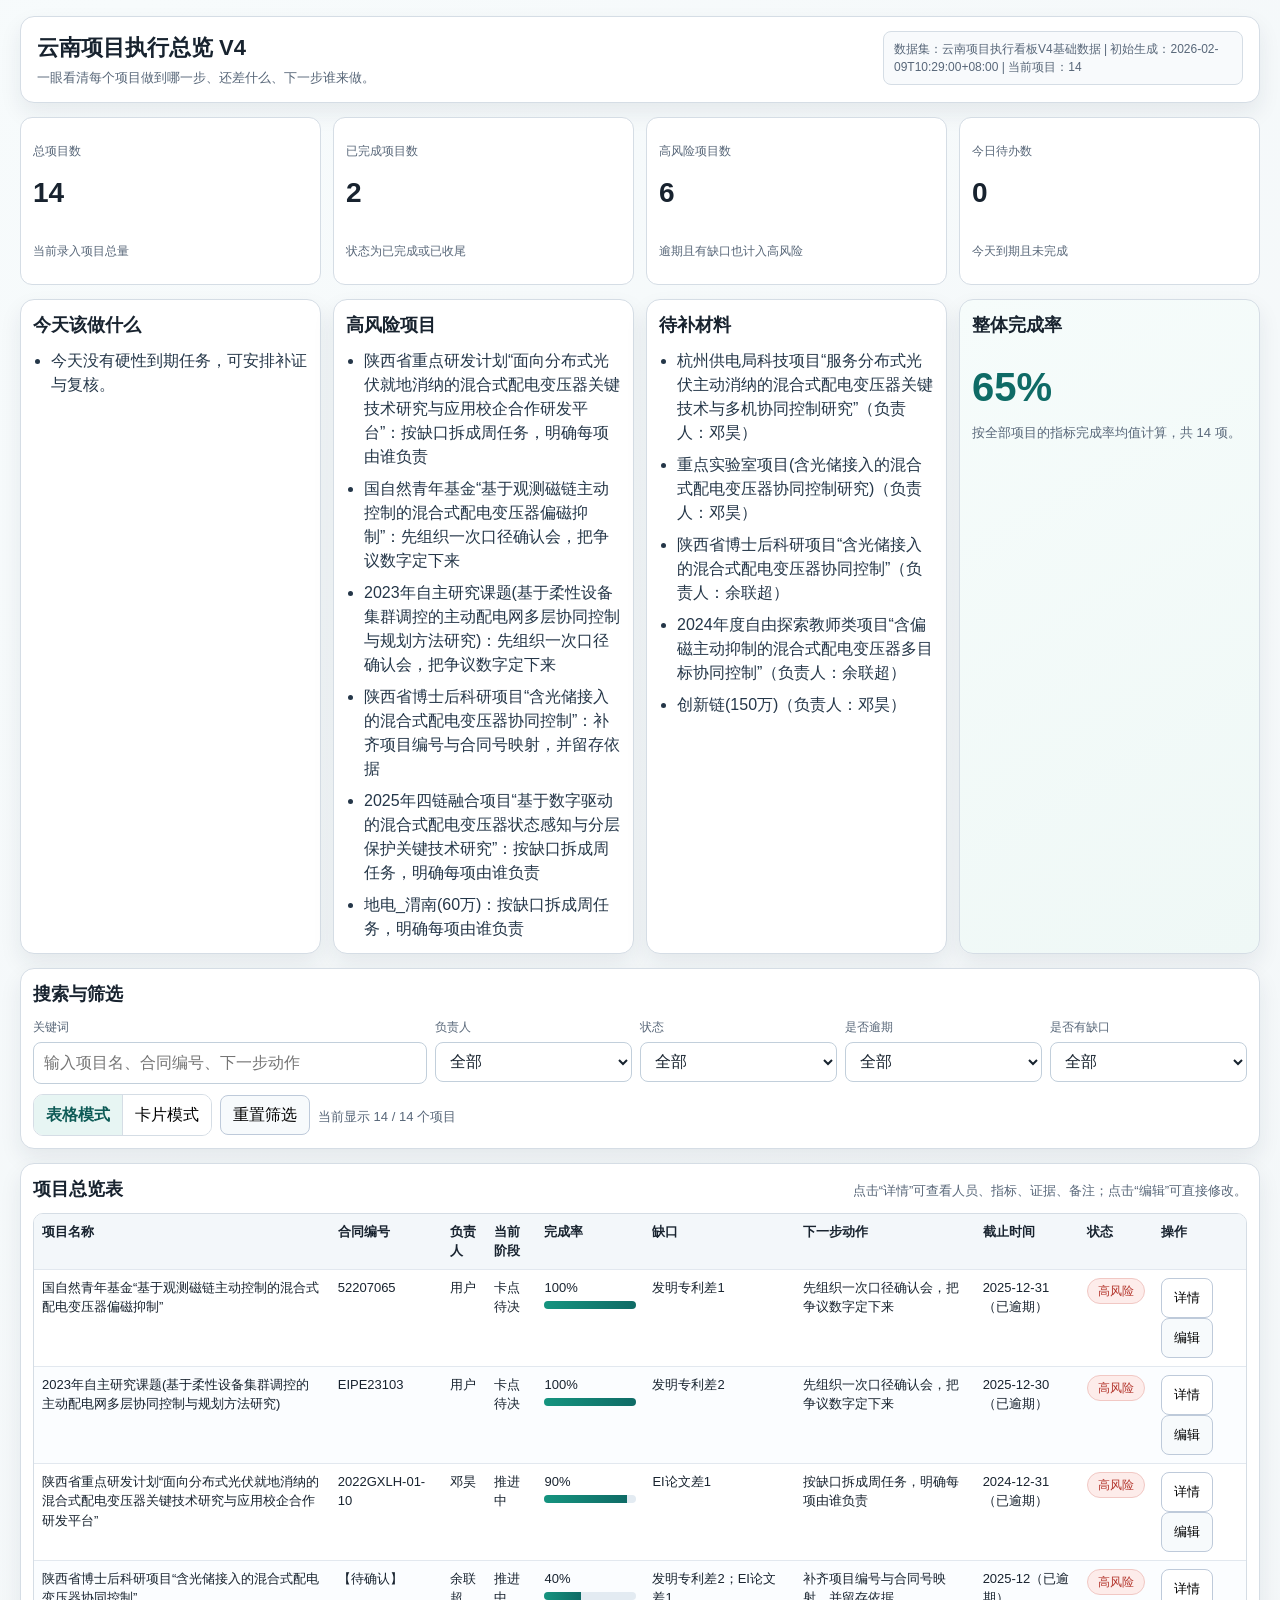
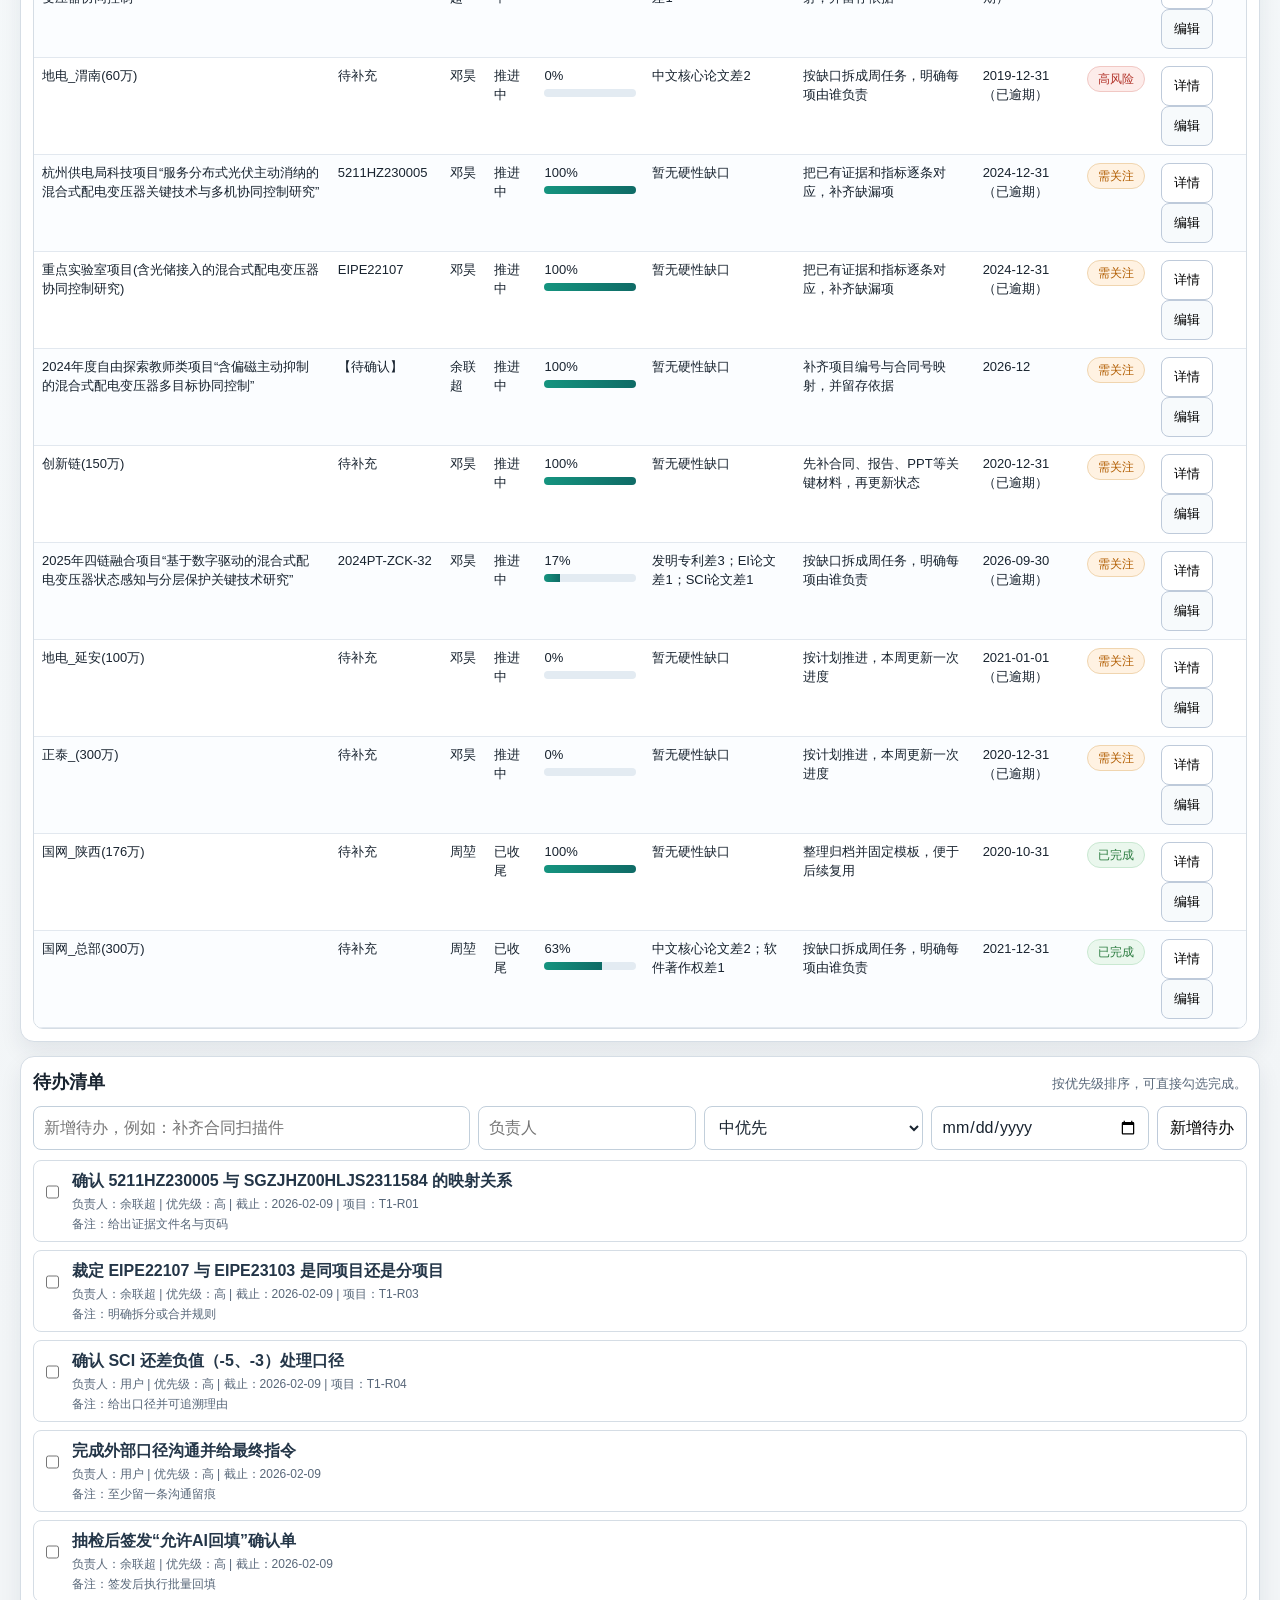
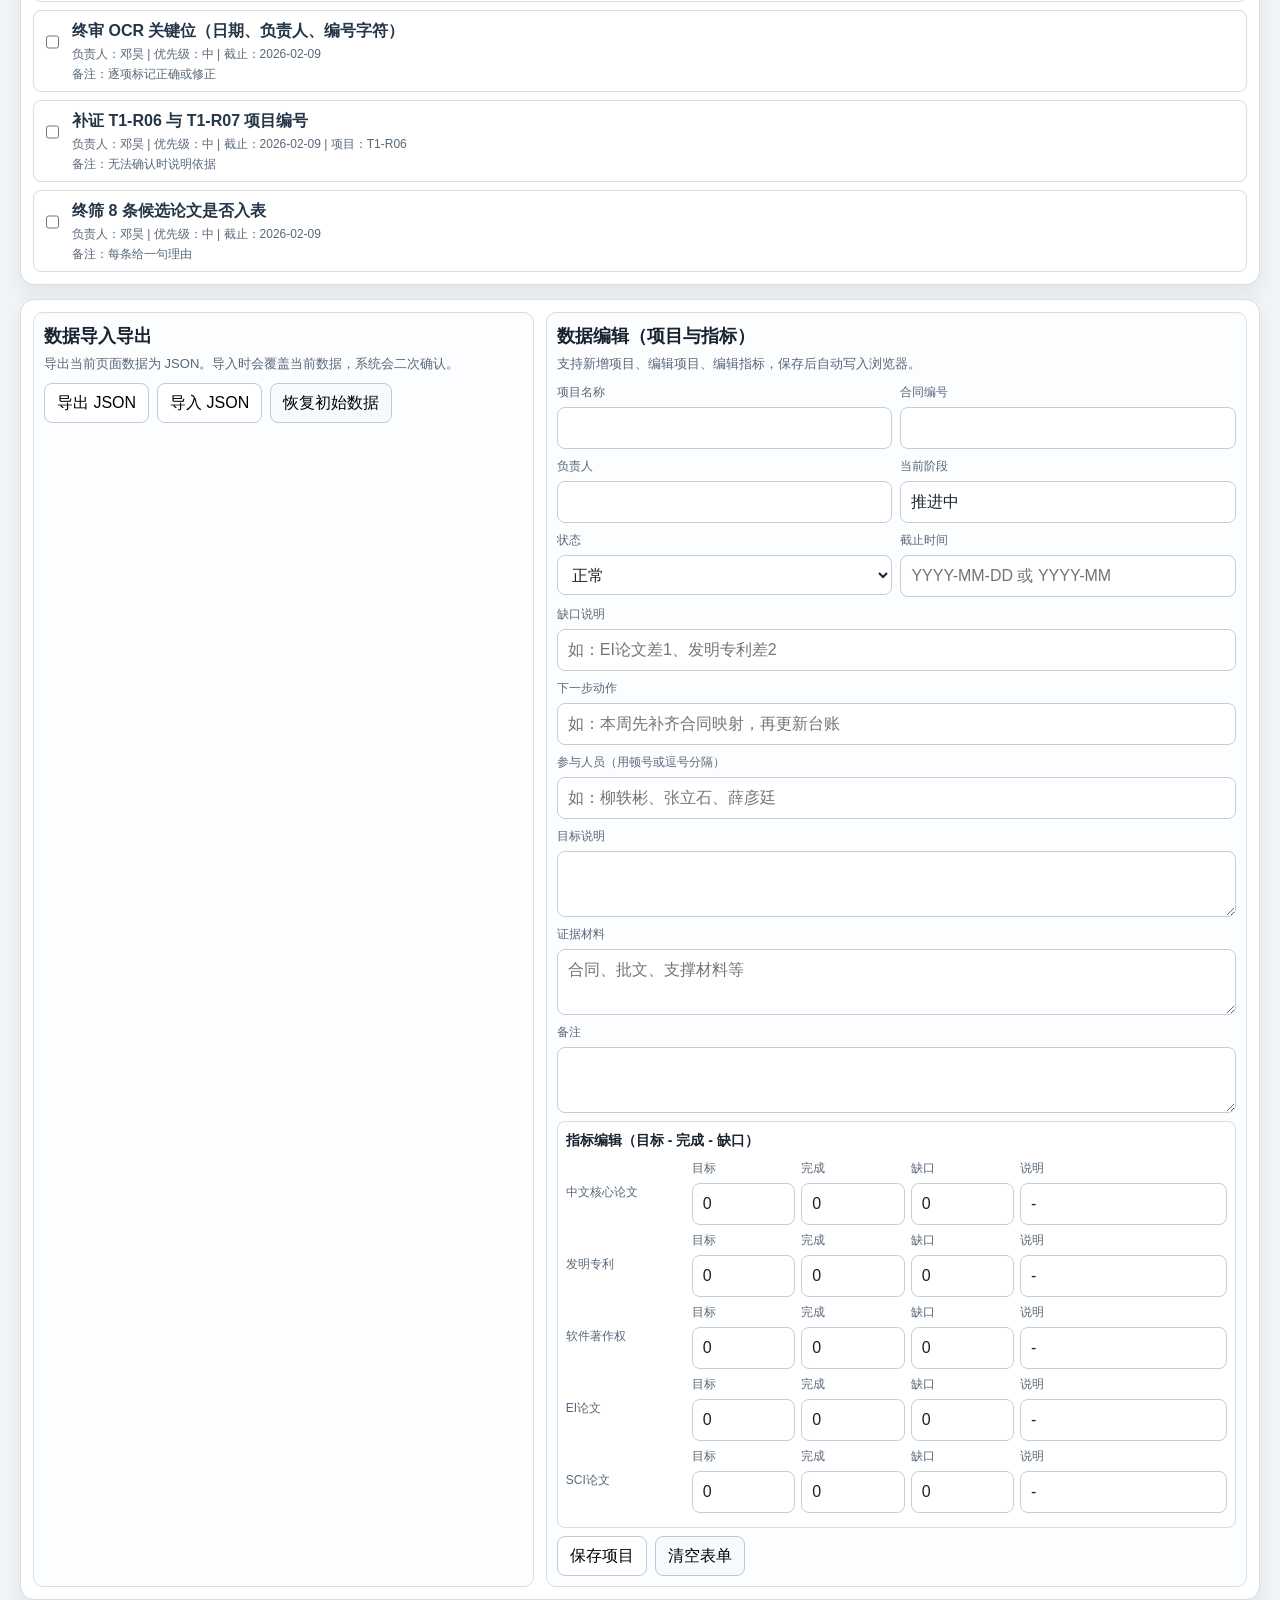
<file: index.html>
<!doctype html>
<html lang="zh-CN">
  <head>
    <meta charset="UTF-8" />
    <meta name="viewport" content="width=device-width, initial-scale=1.0" />
    <title>云南项目执行总览 V4</title>
    <link rel="stylesheet" href="./styles.css" />
  </head>
  <body>
    <div class="page">
      <header class="header">
        <div>
          <h1>云南项目执行总览 V4</h1>
          <p>一眼看清每个项目做到哪一步、还差什么、下一步谁来做。</p>
        </div>
        <div class="header-meta" id="headerMeta">正在加载数据...</div>
      </header>

      <section class="cards" id="topCards"></section>

      <section class="home-panels">
        <article class="panel">
          <h2>今天该做什么</h2>
          <ul id="todayList" class="list"></ul>
        </article>
        <article class="panel">
          <h2>高风险项目</h2>
          <ul id="riskList" class="list"></ul>
        </article>
        <article class="panel">
          <h2>待补材料</h2>
          <ul id="materialList" class="list"></ul>
        </article>
        <article class="panel total-panel">
          <h2>整体完成率</h2>
          <p class="big-number" id="overallRate">0%</p>
          <p class="hint" id="overallHint">-</p>
        </article>
      </section>

      <section class="panel filters">
        <h2>搜索与筛选</h2>
        <div class="filter-grid">
          <label>
            <span>关键词</span>
            <input id="keywordInput" type="search" placeholder="输入项目名、合同编号、下一步动作" />
          </label>
          <label>
            <span>负责人</span>
            <select id="ownerFilter"></select>
          </label>
          <label>
            <span>状态</span>
            <select id="statusFilter"></select>
          </label>
          <label>
            <span>是否逾期</span>
            <select id="overdueFilter">
              <option value="all">全部</option>
              <option value="yes">仅看逾期</option>
              <option value="no">仅看未逾期</option>
            </select>
          </label>
          <label>
            <span>是否有缺口</span>
            <select id="gapFilter">
              <option value="all">全部</option>
              <option value="yes">仅看有缺口</option>
              <option value="no">仅看无缺口</option>
            </select>
          </label>
        </div>
        <div class="filter-actions">
          <div class="mode-switch" role="group" aria-label="视图模式">
            <button id="modeTable" class="btn active">表格模式</button>
            <button id="modeCard" class="btn">卡片模式</button>
          </div>
          <button id="resetFilterBtn" class="btn ghost">重置筛选</button>
          <p class="hint" id="resultInfo">0 条</p>
        </div>
      </section>

      <section class="panel">
        <div class="section-head">
          <h2>项目总览表</h2>
          <p class="hint">点击“详情”可查看人员、指标、证据、备注；点击“编辑”可直接修改。</p>
        </div>
        <div id="projectTableWrap" class="table-wrap">
          <table>
            <thead>
              <tr>
                <th>项目名称</th>
                <th>合同编号</th>
                <th>负责人</th>
                <th>当前阶段</th>
                <th>完成率</th>
                <th>缺口</th>
                <th>下一步动作</th>
                <th>截止时间</th>
                <th>状态</th>
                <th>操作</th>
              </tr>
            </thead>
            <tbody id="projectTableBody"></tbody>
          </table>
        </div>
        <div id="projectCardList" class="project-cards hidden"></div>
      </section>

      <section class="panel">
        <div class="section-head">
          <h2>待办清单</h2>
          <p class="hint">按优先级排序，可直接勾选完成。</p>
        </div>
        <form id="todoForm" class="inline-form">
          <input id="todoTitle" type="text" placeholder="新增待办，例如：补齐合同扫描件" required />
          <input id="todoOwner" type="text" placeholder="负责人" />
          <select id="todoPriority">
            <option value="高">高优先</option>
            <option value="中" selected>中优先</option>
            <option value="低">低优先</option>
          </select>
          <input id="todoDueDate" type="date" />
          <button class="btn" type="submit">新增待办</button>
        </form>
        <ul id="todoList" class="todo-list"></ul>
      </section>

      <section class="panel tools-panel">
        <div class="tools-col">
          <h2>数据导入导出</h2>
          <p class="hint">导出当前页面数据为 JSON。导入时会覆盖当前数据，系统会二次确认。</p>
          <div class="tool-actions">
            <button id="exportBtn" class="btn">导出 JSON</button>
            <button id="importBtn" class="btn">导入 JSON</button>
            <button id="restoreBtn" class="btn ghost">恢复初始数据</button>
            <input id="importInput" type="file" accept="application/json" hidden />
          </div>
        </div>

        <div class="tools-col">
          <h2>数据编辑（项目与指标）</h2>
          <p class="hint">支持新增项目、编辑项目、编辑指标，保存后自动写入浏览器。</p>
          <form id="projectForm" class="project-form">
            <input id="projectId" type="hidden" />
            <label>
              <span>项目名称</span>
              <input id="projectName" type="text" required />
            </label>
            <label>
              <span>合同编号</span>
              <input id="contractNo" type="text" />
            </label>
            <label>
              <span>负责人</span>
              <input id="projectOwner" type="text" />
            </label>
            <label>
              <span>当前阶段</span>
              <input id="currentStage" type="text" placeholder="如：推进中" />
            </label>
            <label>
              <span>状态</span>
              <select id="projectStatus">
                <option value="正常">正常</option>
                <option value="需关注">需关注</option>
                <option value="高风险">高风险</option>
                <option value="已完成">已完成</option>
              </select>
            </label>
            <label>
              <span>截止时间</span>
              <input id="deadline" type="text" placeholder="YYYY-MM-DD 或 YYYY-MM" />
            </label>
            <label class="full">
              <span>缺口说明</span>
              <input id="gapSummary" type="text" placeholder="如：EI论文差1、发明专利差2" />
            </label>
            <label class="full">
              <span>下一步动作</span>
              <input id="nextAction" type="text" placeholder="如：本周先补齐合同映射，再更新台账" />
            </label>
            <label class="full">
              <span>参与人员（用顿号或逗号分隔）</span>
              <input id="peopleText" type="text" placeholder="如：柳轶彬、张立石、薛彦廷" />
            </label>
            <label class="full">
              <span>目标说明</span>
              <textarea id="targetSummary" rows="2"></textarea>
            </label>
            <label class="full">
              <span>证据材料</span>
              <textarea id="supportEvidence" rows="2" placeholder="合同、批文、支撑材料等"></textarea>
            </label>
            <label class="full">
              <span>备注</span>
              <textarea id="notes" rows="2"></textarea>
            </label>

            <div class="metrics-editor full">
              <h3>指标编辑（目标 - 完成 - 缺口）</h3>
              <div id="metricRows"></div>
            </div>

            <div class="form-actions full">
              <button class="btn" type="submit">保存项目</button>
              <button id="clearProjectBtn" class="btn ghost" type="button">清空表单</button>
            </div>
          </form>
        </div>
      </section>
    </div>

    <div id="drawerMask" class="drawer-mask" aria-hidden="true">
      <aside class="drawer">
        <header>
          <h3 id="drawerTitle">项目详情</h3>
          <button id="drawerClose" class="btn ghost">关闭</button>
        </header>
        <div class="drawer-tabs" id="drawerTabs">
          <button data-tab="basic" class="active">基础信息</button>
          <button data-tab="metrics">指标详情</button>
          <button data-tab="evidence">证据与备注</button>
        </div>
        <div id="drawerContent" class="drawer-content"></div>
      </aside>
    </div>

    <div id="toast" class="toast" role="status" aria-live="polite"></div>
    <script src="./app.js"></script>
  </body>
</html>
</file>
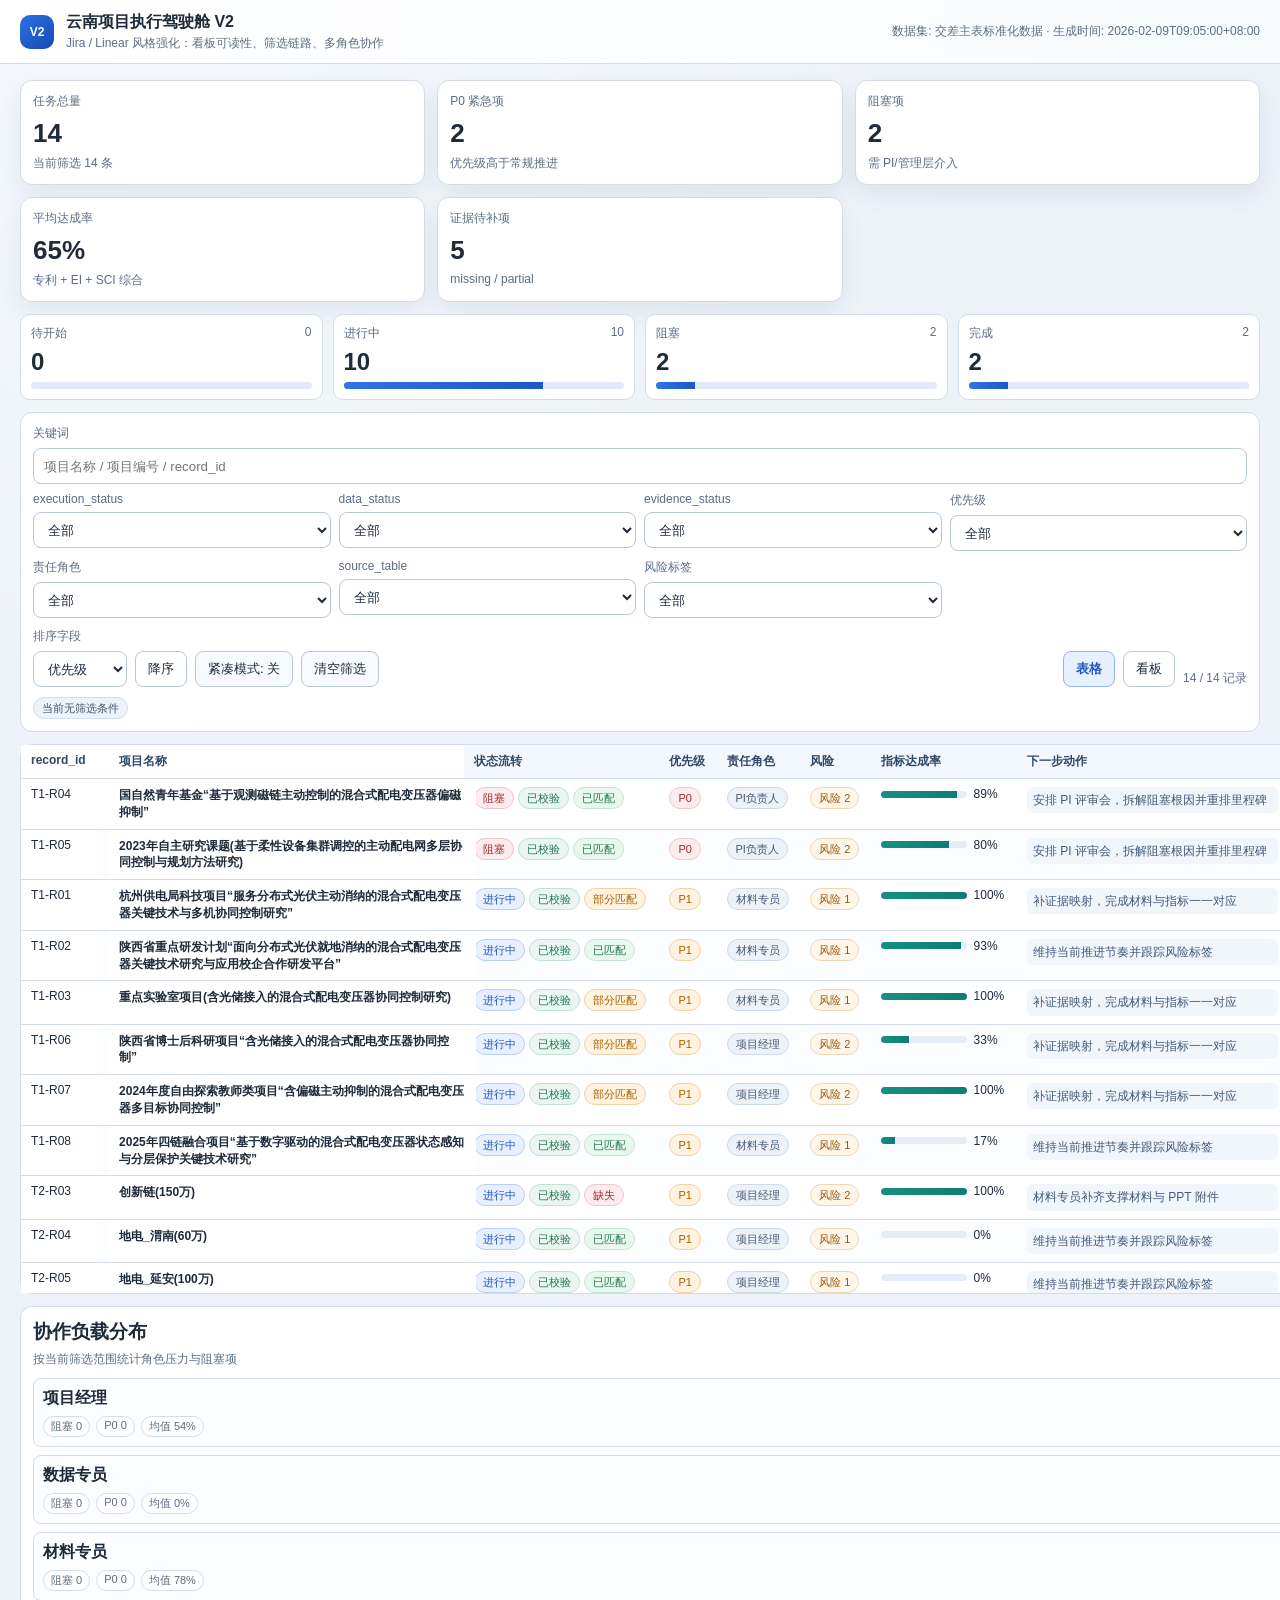
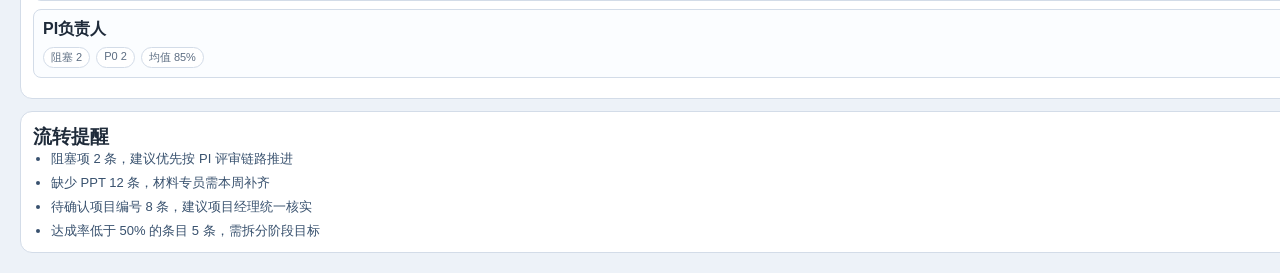
<file: v2/index.html>
<!doctype html>
<html lang="zh-CN">
  <head>
    <meta charset="UTF-8" />
    <meta name="viewport" content="width=device-width, initial-scale=1.0" />
    <title>云南项目 - 执行驾驶舱 V2</title>
    <link rel="stylesheet" href="./styles.css" />
  </head>
  <body>
    <div class="app-shell">
      <header class="topbar">
        <div class="brand">
          <div class="brand-chip">V2</div>
          <div>
            <p class="brand-title">云南项目执行驾驶舱 V2</p>
            <p class="brand-subtitle">Jira / Linear 风格强化：看板可读性、筛选链路、多角色协作</p>
          </div>
        </div>
        <div class="meta" id="datasetMeta">加载数据中...</div>
      </header>

      <main class="main">
        <section class="kpi-grid" id="kpiGrid"></section>

        <section class="flow-grid" id="flowGrid"></section>

        <section class="filter-card">
          <div class="filter-grid">
            <label>
              <span>关键词</span>
              <input id="keywordInput" type="search" placeholder="项目名称 / 项目编号 / record_id" />
            </label>
            <label>
              <span>execution_status</span>
              <select id="executionFilter"></select>
            </label>
            <label>
              <span>data_status</span>
              <select id="dataFilter"></select>
            </label>
            <label>
              <span>evidence_status</span>
              <select id="evidenceFilter"></select>
            </label>
            <label>
              <span>优先级</span>
              <select id="priorityFilter">
                <option value="all">全部</option>
                <option value="P0">P0</option>
                <option value="P1">P1</option>
                <option value="P2">P2</option>
              </select>
            </label>
            <label>
              <span>责任角色</span>
              <select id="ownerFilter">
                <option value="all">全部</option>
                <option value="项目经理">项目经理</option>
                <option value="数据专员">数据专员</option>
                <option value="材料专员">材料专员</option>
                <option value="PI负责人">PI负责人</option>
              </select>
            </label>
            <label>
              <span>source_table</span>
              <select id="sourceFilter"></select>
            </label>
            <label>
              <span>风险标签</span>
              <select id="riskFilter">
                <option value="all">全部</option>
                <option value="yes">有风险</option>
                <option value="no">无风险</option>
              </select>
            </label>
          </div>

          <div class="toolbar">
            <div class="toolbar-left">
              <label>
                <span>排序字段</span>
                <select id="sortBy">
                  <option value="priority">优先级</option>
                  <option value="end_date">截止日期</option>
                  <option value="risk">风险数</option>
                  <option value="completion">达成率</option>
                </select>
              </label>
              <button class="btn" id="sortDirBtn">降序</button>
              <button class="btn ghost" id="densityBtn">紧凑模式: 关</button>
              <button class="btn ghost" id="resetBtn">清空筛选</button>
            </div>
            <div class="toolbar-right">
              <button class="btn active" id="tableTabBtn">表格</button>
              <button class="btn" id="boardTabBtn">看板</button>
              <span class="result-meta" id="resultMeta">0 / 0 记录</span>
            </div>
          </div>

          <div class="active-chain" id="activeChain"></div>
        </section>

        <section class="content-grid">
          <div class="main-panel">
            <div id="tableView" class="tab-view">
              <div class="table-wrap">
                <table>
                  <thead>
                    <tr>
                      <th>record_id</th>
                      <th>项目名称</th>
                      <th>状态流转</th>
                      <th>优先级</th>
                      <th>责任角色</th>
                      <th>风险</th>
                      <th>指标达成率</th>
                      <th>下一步动作</th>
                      <th>end_date</th>
                    </tr>
                  </thead>
                  <tbody id="tableBody"></tbody>
                </table>
              </div>
            </div>

            <div id="boardView" class="tab-view hidden">
              <div class="board-grid" id="boardGrid"></div>
            </div>
          </div>

          <aside class="side-panel">
            <section class="side-card">
              <h3>协作负载分布</h3>
              <p class="hint">按当前筛选范围统计角色压力与阻塞项</p>
              <div id="roleList"></div>
            </section>
            <section class="side-card">
              <h3>流转提醒</h3>
              <ul id="alertList"></ul>
            </section>
          </aside>
        </section>
      </main>
    </div>

    <div class="drawer-overlay" id="drawerOverlay" aria-hidden="true">
      <aside class="drawer">
        <header>
          <h3 id="drawerTitle">记录详情</h3>
          <button class="btn ghost" id="drawerClose">关闭</button>
        </header>
        <div class="drawer-body" id="drawerBody"></div>
      </aside>
    </div>

    <script src="./app.js"></script>
  </body>
</html>
</file>
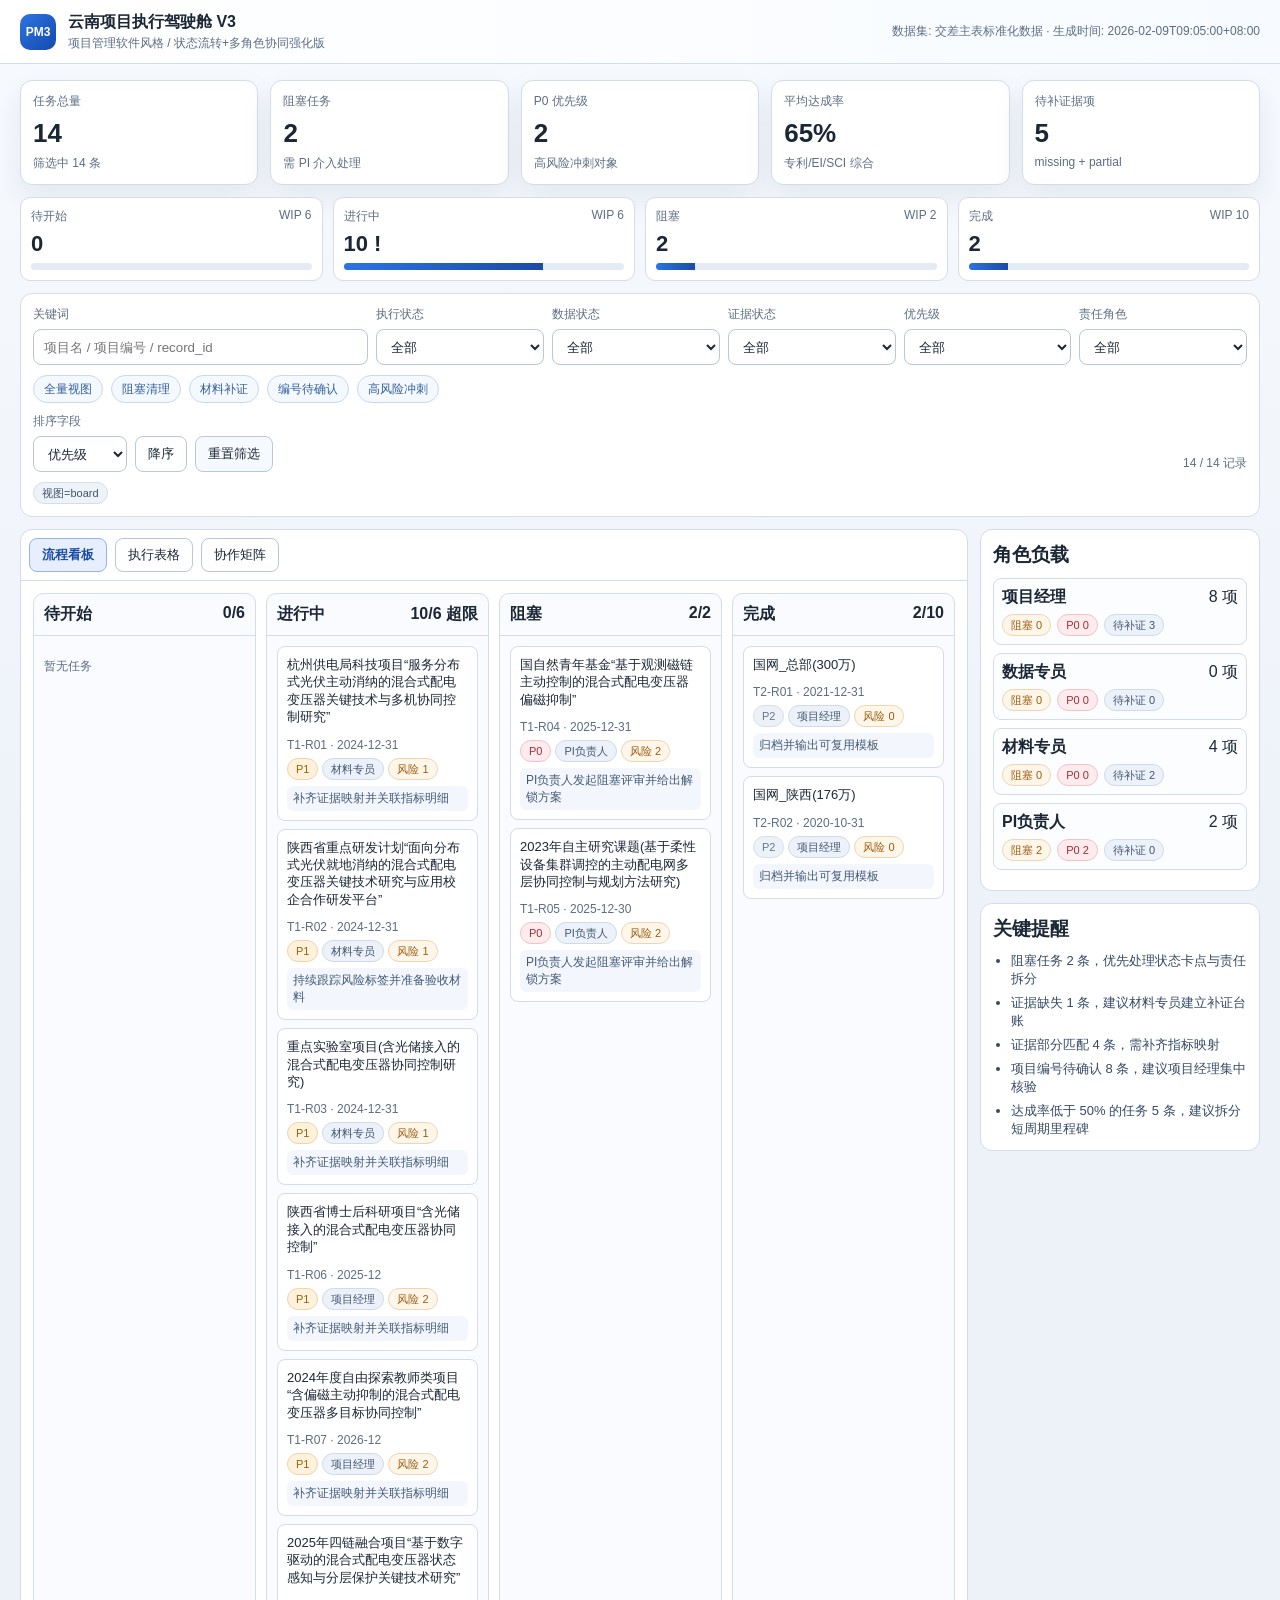
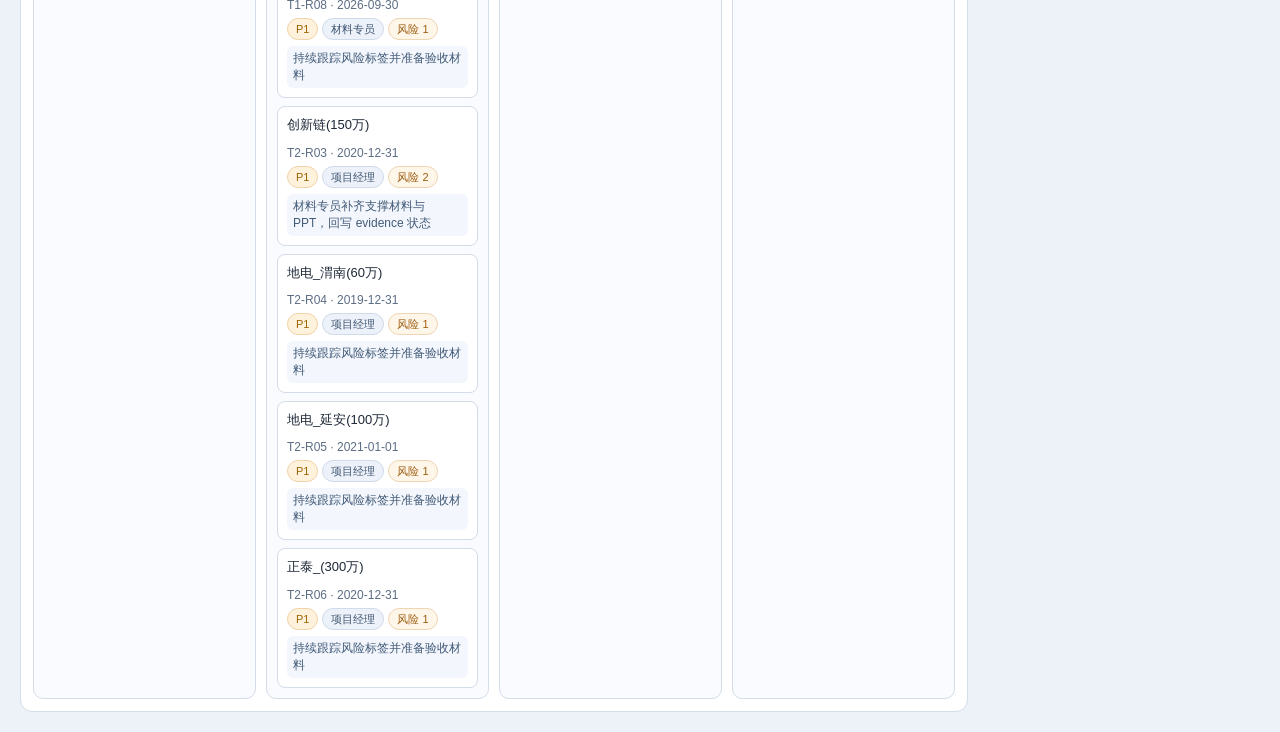
<file: v3/index.html>
<!doctype html>
<html lang="zh-CN">
  <head>
    <meta charset="UTF-8" />
    <meta name="viewport" content="width=device-width, initial-scale=1.0" />
    <title>云南项目 - 执行驾驶舱 V3</title>
    <link rel="stylesheet" href="./styles.css" />
  </head>
  <body>
    <div class="layout">
      <header class="topbar">
        <div class="identity">
          <div class="logo">PM3</div>
          <div>
            <p class="title">云南项目执行驾驶舱 V3</p>
            <p class="subtitle">项目管理软件风格 / 状态流转+多角色协同强化版</p>
          </div>
        </div>
        <div class="meta" id="datasetMeta">加载数据中...</div>
      </header>

      <main class="main">
        <section class="overview" id="overviewCards"></section>

        <section class="flow-funnel" id="flowFunnel"></section>

        <section class="filter-panel">
          <div class="filter-grid">
            <label>
              <span>关键词</span>
              <input id="keywordInput" type="search" placeholder="项目名 / 项目编号 / record_id" />
            </label>
            <label>
              <span>执行状态</span>
              <select id="executionFilter"></select>
            </label>
            <label>
              <span>数据状态</span>
              <select id="dataFilter"></select>
            </label>
            <label>
              <span>证据状态</span>
              <select id="evidenceFilter"></select>
            </label>
            <label>
              <span>优先级</span>
              <select id="priorityFilter">
                <option value="all">全部</option>
                <option value="P0">P0</option>
                <option value="P1">P1</option>
                <option value="P2">P2</option>
              </select>
            </label>
            <label>
              <span>责任角色</span>
              <select id="ownerFilter">
                <option value="all">全部</option>
                <option value="项目经理">项目经理</option>
                <option value="数据专员">数据专员</option>
                <option value="材料专员">材料专员</option>
                <option value="PI负责人">PI负责人</option>
              </select>
            </label>
          </div>
          <div class="quick-presets" id="quickPresets"></div>
          <div class="filter-toolbar">
            <div class="left">
              <label>
                <span>排序字段</span>
                <select id="sortBy">
                  <option value="priority">优先级</option>
                  <option value="end_date">截止日期</option>
                  <option value="risk">风险数</option>
                  <option value="completion">达成率</option>
                </select>
              </label>
              <button class="btn" id="sortDirBtn">降序</button>
              <button class="btn ghost" id="resetBtn">重置筛选</button>
            </div>
            <div class="right">
              <span class="result" id="resultMeta">0 / 0 记录</span>
            </div>
          </div>
          <div class="active-path" id="activePath"></div>
        </section>

        <section class="content-grid">
          <div class="main-panel">
            <div class="tabbar">
              <button class="tab active" data-tab="board">流程看板</button>
              <button class="tab" data-tab="table">执行表格</button>
              <button class="tab" data-tab="collab">协作矩阵</button>
            </div>

            <div class="tab-content" id="boardTab">
              <div class="board-grid" id="boardGrid"></div>
            </div>

            <div class="tab-content hidden" id="tableTab">
              <div class="table-wrap">
                <table>
                  <thead>
                    <tr>
                      <th>record_id</th>
                      <th>项目名称</th>
                      <th>优先级</th>
                      <th>执行状态</th>
                      <th>责任角色</th>
                      <th>筛选链路</th>
                      <th>下一步动作</th>
                      <th>达成率</th>
                      <th>end_date</th>
                    </tr>
                  </thead>
                  <tbody id="tableBody"></tbody>
                </table>
              </div>
            </div>

            <div class="tab-content hidden" id="collabTab">
              <div class="matrix-wrap" id="collabMatrix"></div>
            </div>
          </div>

          <aside class="side-panel">
            <section class="side-card">
              <h3>角色负载</h3>
              <div id="roleWorkload"></div>
            </section>
            <section class="side-card">
              <h3>关键提醒</h3>
              <ul id="alerts"></ul>
            </section>
          </aside>
        </section>
      </main>
    </div>

    <div class="drawer-overlay" id="drawerOverlay" aria-hidden="true">
      <aside class="drawer">
        <header>
          <h3 id="drawerTitle">详情</h3>
          <button class="btn ghost" id="drawerClose">关闭</button>
        </header>
        <div class="drawer-body" id="drawerBody"></div>
      </aside>
    </div>

    <script src="./app.js"></script>
  </body>
</html>
</file>
<file: styles.css>
:root {
  --bg: #f2f5f7;
  --panel: #ffffff;
  --line: #d5dde5;
  --text: #18232f;
  --muted: #586779;
  --brand: #0f6b66;
  --brand-soft: #e7f5f3;
  --warn: #b15d00;
  --warn-soft: #fff2e2;
  --risk: #b3352c;
  --risk-soft: #fdecea;
  --done: #2a7b3f;
  --done-soft: #eaf7ed;
  --shadow: 0 10px 22px rgba(20, 42, 66, 0.08);
}

* {
  box-sizing: border-box;
}

html,
body {
  margin: 0;
  padding: 0;
  overflow-x: clip;
}

body {
  background: radial-gradient(circle at 10% 0%, #f7fbfc 0%, var(--bg) 60%);
  color: var(--text);
  font-family: "Noto Sans SC", "PingFang SC", "Microsoft YaHei", sans-serif;
  line-height: 1.5;
}

.page {
  width: min(1240px, 100% - 32px);
  margin: 16px auto 28px;
  display: grid;
  gap: 14px;
}

.header,
.panel {
  border: 1px solid var(--line);
  border-radius: 14px;
  background: var(--panel);
  box-shadow: var(--shadow);
}

.header {
  display: flex;
  justify-content: space-between;
  gap: 12px;
  align-items: start;
  padding: 14px 16px;
}

h1,
h2,
h3 {
  margin: 0;
  font-weight: 700;
}

h1 {
  font-size: 22px;
}

h2 {
  font-size: 18px;
}

.header p,
.hint {
  margin: 4px 0 0;
  color: var(--muted);
  font-size: 13px;
}

.header-meta {
  font-size: 12px;
  color: var(--muted);
  background: #f8fafc;
  border: 1px solid var(--line);
  border-radius: 8px;
  padding: 8px 10px;
  max-width: 360px;
}

.cards {
  display: grid;
  grid-template-columns: repeat(4, minmax(0, 1fr));
  gap: 12px;
}

.card {
  border: 1px solid var(--line);
  border-radius: 12px;
  padding: 12px;
  background: #fff;
}

.card .label {
  color: var(--muted);
  font-size: 12px;
}

.card .value {
  font-size: 28px;
  font-weight: 700;
  margin-top: 8px;
}

.card .sub {
  margin-top: 6px;
  color: var(--muted);
  font-size: 12px;
}

.home-panels {
  display: grid;
  grid-template-columns: repeat(4, minmax(0, 1fr));
  gap: 12px;
}

.panel {
  padding: 12px;
}

.list,
.todo-list {
  margin: 10px 0 0;
  padding-left: 18px;
  display: grid;
  gap: 8px;
}

.list li,
.todo-list li {
  color: #243648;
  word-break: break-word;
}

.big-number {
  margin: 18px 0 6px;
  font-size: 40px;
  font-weight: 750;
  color: var(--brand);
}

.total-panel {
  background: linear-gradient(150deg, #f6fcfb, #eff8f6);
}

.filters h2,
.section-head {
  display: flex;
  justify-content: space-between;
  gap: 10px;
  align-items: baseline;
}

.filter-grid {
  margin-top: 10px;
  display: grid;
  grid-template-columns: minmax(220px, 2fr) repeat(4, minmax(130px, 1fr));
  gap: 8px;
}

label,
.inline-form,
.project-form {
  display: flex;
  flex-direction: column;
  gap: 6px;
}

label span {
  font-size: 12px;
  color: var(--muted);
}

input,
select,
textarea,
button {
  font: inherit;
}

input,
select,
textarea {
  min-height: 40px;
  border: 1px solid #c2cfdb;
  border-radius: 8px;
  padding: 8px 10px;
  color: var(--text);
  background: #fff;
}

textarea {
  resize: vertical;
}

input:focus,
select:focus,
textarea:focus {
  outline: none;
  border-color: #7ea9c8;
  box-shadow: 0 0 0 2px rgba(15, 107, 102, 0.14);
}

.filter-actions {
  margin-top: 10px;
  display: flex;
  flex-wrap: wrap;
  align-items: center;
  gap: 8px;
}

.mode-switch {
  display: inline-flex;
  border: 1px solid var(--line);
  border-radius: 10px;
  overflow: hidden;
}

.btn {
  min-height: 40px;
  padding: 0 12px;
  border: 1px solid #becada;
  border-radius: 8px;
  background: #fff;
  cursor: pointer;
}

.mode-switch .btn {
  border: 0;
  border-right: 1px solid var(--line);
  border-radius: 0;
}

.mode-switch .btn:last-child {
  border-right: 0;
}

.btn:hover {
  background: #f4fbfa;
}

.btn.ghost {
  background: #f7fafc;
}

.btn.active {
  background: var(--brand-soft);
  color: #0d5a56;
  font-weight: 650;
}

.table-wrap {
  margin-top: 10px;
  width: 100%;
  overflow: auto;
  border: 1px solid var(--line);
  border-radius: 10px;
}

table {
  width: 100%;
  min-width: 1080px;
  border-collapse: collapse;
  font-size: 13px;
}

th,
td {
  border-bottom: 1px solid #e2e8ef;
  padding: 8px;
  text-align: left;
  vertical-align: top;
}

th {
  background: #f3f7fa;
  position: sticky;
  top: 0;
  z-index: 1;
}

tbody tr:nth-child(even) {
  background: #fbfdff;
}

tbody tr:hover {
  background: #f0faf8;
}

.project-name {
  min-width: 240px;
  max-width: 340px;
  word-break: break-word;
}

.progress {
  min-width: 100px;
}

.progress-bar {
  margin-top: 4px;
  width: 92px;
  height: 8px;
  background: #e3ebf2;
  border-radius: 999px;
  overflow: hidden;
}

.progress-fill {
  height: 100%;
  background: linear-gradient(90deg, #15947f, #0f6b66);
}

.badge {
  display: inline-flex;
  align-items: center;
  border: 1px solid transparent;
  border-radius: 999px;
  font-size: 12px;
  line-height: 24px;
  padding: 0 10px;
  white-space: nowrap;
}

.badge-risk {
  color: var(--risk);
  background: var(--risk-soft);
  border-color: #f1c8c4;
}

.badge-watch {
  color: var(--warn);
  background: var(--warn-soft);
  border-color: #f0d5af;
}

.badge-normal {
  color: #31688a;
  background: #eaf4fb;
  border-color: #c6dfef;
}

.badge-done {
  color: var(--done);
  background: var(--done-soft);
  border-color: #c9e8d1;
}

.project-cards {
  margin-top: 10px;
  display: grid;
  gap: 10px;
}

.project-item {
  border: 1px solid var(--line);
  border-radius: 10px;
  padding: 10px;
  background: #fff;
}

.item-head {
  display: flex;
  justify-content: space-between;
  gap: 8px;
  align-items: start;
}

.item-title {
  margin: 0;
  font-size: 15px;
  font-weight: 700;
  word-break: break-word;
}

.item-grid {
  margin-top: 8px;
  display: grid;
  grid-template-columns: repeat(2, minmax(0, 1fr));
  gap: 6px;
  font-size: 13px;
}

.item-grid p {
  margin: 0;
  color: #2d4258;
}

.item-actions {
  margin-top: 10px;
  display: flex;
  gap: 8px;
}

.inline-form {
  margin-top: 10px;
  display: grid;
  gap: 8px;
  grid-template-columns: minmax(220px, 2fr) repeat(3, minmax(110px, 1fr)) auto;
}

.todo-list {
  list-style: none;
  padding: 0;
}

.todo-row {
  display: flex;
  gap: 10px;
  align-items: start;
  padding: 8px;
  border: 1px solid var(--line);
  border-radius: 8px;
  background: #fff;
}

.todo-row.done {
  opacity: 0.7;
  background: #f9fbfc;
}

.todo-main {
  flex: 1;
  min-width: 0;
}

.todo-title {
  margin: 0;
  font-weight: 600;
  word-break: break-word;
}

.todo-meta {
  margin: 2px 0 0;
  font-size: 12px;
  color: var(--muted);
}

.tools-panel {
  display: grid;
  grid-template-columns: minmax(0, 1fr) minmax(0, 1.4fr);
  gap: 12px;
}

.tools-col {
  border: 1px solid var(--line);
  border-radius: 10px;
  padding: 10px;
  background: #fbfdff;
}

.tool-actions {
  margin-top: 10px;
  display: flex;
  flex-wrap: wrap;
  gap: 8px;
}

.project-form {
  margin-top: 10px;
  display: grid;
  grid-template-columns: repeat(2, minmax(0, 1fr));
  gap: 8px;
}

.project-form .full {
  grid-column: 1 / -1;
}

.metrics-editor {
  border: 1px solid var(--line);
  border-radius: 8px;
  padding: 8px;
  background: #fff;
}

.metrics-editor h3 {
  margin: 0 0 8px;
  font-size: 14px;
}

.metric-row {
  display: grid;
  grid-template-columns: 120px repeat(3, minmax(80px, 1fr)) minmax(150px, 2fr);
  gap: 6px;
  margin-bottom: 6px;
}

.metric-row label {
  margin: 0;
}

.metric-row .metric-name {
  display: grid;
  place-items: center start;
  font-size: 12px;
  color: var(--muted);
}

.form-actions {
  display: flex;
  gap: 8px;
  justify-content: flex-start;
}

.drawer-mask {
  position: fixed;
  inset: 0;
  background: rgba(12, 25, 40, 0.35);
  display: none;
  justify-content: flex-end;
  z-index: 99;
}

.drawer-mask.open {
  display: flex;
}

.drawer {
  width: min(560px, 100%);
  height: 100%;
  background: #fff;
  display: flex;
  flex-direction: column;
}

.drawer header {
  border-bottom: 1px solid var(--line);
  padding: 10px;
  display: flex;
  justify-content: space-between;
  align-items: center;
}

.drawer-tabs {
  display: flex;
  gap: 6px;
  padding: 8px 10px;
  border-bottom: 1px solid var(--line);
}

.drawer-tabs button {
  border: 1px solid var(--line);
  border-radius: 999px;
  background: #fff;
  padding: 4px 10px;
  cursor: pointer;
}

.drawer-tabs button.active {
  background: var(--brand-soft);
  border-color: #acd7d3;
  color: #0d5a56;
  font-weight: 600;
}

.drawer-content {
  padding: 12px;
  overflow: auto;
}

.kv {
  display: grid;
  grid-template-columns: 100px 1fr;
  gap: 8px;
  margin-bottom: 8px;
  font-size: 13px;
}

.kv dt {
  color: var(--muted);
}

.kv dd {
  margin: 0;
  word-break: break-word;
}

.metric-table {
  width: 100%;
  min-width: 0;
  border-collapse: collapse;
}

.metric-table th,
.metric-table td {
  border: 1px solid #d9e3ed;
  padding: 6px;
  font-size: 13px;
}

.hidden {
  display: none !important;
}

.toast {
  position: fixed;
  left: 50%;
  bottom: 18px;
  transform: translateX(-50%);
  background: #1f303f;
  color: #fff;
  border-radius: 999px;
  padding: 8px 14px;
  font-size: 12px;
  opacity: 0;
  pointer-events: none;
  transition: opacity 0.2s;
  z-index: 120;
}

.toast.show {
  opacity: 1;
}

@media (max-width: 1080px) {
  .cards,
  .home-panels {
    grid-template-columns: repeat(2, minmax(0, 1fr));
  }

  .filter-grid {
    grid-template-columns: repeat(3, minmax(0, 1fr));
  }

  .filter-grid label:first-child {
    grid-column: 1 / -1;
  }

  .tools-panel {
    grid-template-columns: 1fr;
  }

  .inline-form {
    grid-template-columns: repeat(2, minmax(0, 1fr));
  }

  .inline-form button {
    grid-column: 1 / -1;
  }
}

@media (max-width: 760px) {
  .page {
    width: min(1240px, 100% - 20px);
    margin: 10px auto 20px;
  }

  .header {
    flex-direction: column;
  }

  .header-meta {
    max-width: 100%;
  }

  .cards,
  .home-panels,
  .filter-grid,
  .project-form,
  .inline-form {
    grid-template-columns: 1fr;
  }

  .section-head,
  .filters h2 {
    display: block;
  }

  .filter-actions {
    flex-direction: column;
    align-items: stretch;
  }

  .mode-switch {
    width: 100%;
  }

  .mode-switch .btn {
    width: 50%;
  }


  .item-grid {
    grid-template-columns: 1fr;
  }

  .item-actions {
    flex-wrap: wrap;
  }

  .metric-row {
    grid-template-columns: 1fr;
    border: 1px dashed var(--line);
    border-radius: 8px;
    padding: 6px;
  }

  .metric-row .metric-name {
    padding-bottom: 4px;
    border-bottom: 1px solid #e3eaf0;
  }

  .drawer {
    width: 100%;
  }

  .kv {
    grid-template-columns: 78px 1fr;
  }
}

@media (max-width: 430px) {
  .card .value {
    font-size: 24px;
  }

  h1 {
    font-size: 20px;
  }

  .btn,
  input,
  select,
  textarea {
    min-height: 42px;
  }
}
</file>
<file: v2/styles.css>
:root {
  --bg: #edf2f8;
  --surface: #ffffff;
  --surface-alt: #f6f9fd;
  --line: #d3dce8;
  --line-strong: #b8c6d8;
  --text: #1f2b3a;
  --muted: #5c6d82;
  --blue: #1d57c2;
  --blue-soft: #e8f0ff;
  --teal: #0f7d74;
  --teal-soft: #def5f2;
  --orange: #a55e00;
  --orange-soft: #fff2de;
  --red: #a2292f;
  --red-soft: #fdecef;
  --gray: #607287;
  --gray-soft: #edf2f8;
  --shadow: 0 10px 24px rgba(21, 39, 71, 0.08);
}

* {
  box-sizing: border-box;
}

body {
  margin: 0;
  background: radial-gradient(circle at 6% -12%, #f6faff 0%, var(--bg) 44%);
  color: var(--text);
  font-family: "IBM Plex Sans", "PingFang SC", "Microsoft YaHei", sans-serif;
}

.app-shell {
  min-height: 100vh;
}

.topbar {
  position: sticky;
  top: 0;
  z-index: 30;
  height: 64px;
  border-bottom: 1px solid var(--line);
  background: linear-gradient(90deg, #ffffff 0%, #f8fbff 100%);
  padding: 0 20px;
  display: flex;
  align-items: center;
  justify-content: space-between;
}

.brand {
  display: flex;
  align-items: center;
  gap: 12px;
}

.brand-chip {
  width: 34px;
  height: 34px;
  border-radius: 10px;
  display: grid;
  place-items: center;
  font-size: 12px;
  font-weight: 700;
  color: #fff;
  background: linear-gradient(140deg, #2a73e4, #1749b4);
}

.brand-title {
  margin: 0;
  font-size: 16px;
  font-weight: 680;
}

.brand-subtitle {
  margin: 2px 0 0;
  color: var(--muted);
  font-size: 12px;
}

.meta {
  font-size: 12px;
  color: var(--muted);
}

.main {
  padding: 16px 20px 20px;
}

.kpi-grid {
  display: grid;
  grid-template-columns: repeat(5, minmax(150px, 1fr));
  gap: 12px;
  margin-bottom: 12px;
}

.kpi-card {
  border: 1px solid var(--line);
  border-radius: 12px;
  background: var(--surface);
  box-shadow: var(--shadow);
  padding: 12px;
}

.kpi-label {
  margin: 0;
  font-size: 12px;
  color: var(--muted);
}

.kpi-value {
  margin: 8px 0 6px;
  font-size: 26px;
  font-weight: 700;
}

.kpi-note {
  margin: 0;
  font-size: 12px;
  color: var(--muted);
}

.flow-grid {
  display: grid;
  grid-template-columns: repeat(4, minmax(130px, 1fr));
  gap: 10px;
  margin-bottom: 12px;
}

.flow-node {
  border: 1px solid var(--line);
  border-radius: 10px;
  background: var(--surface);
  padding: 10px;
}

.flow-head {
  display: flex;
  justify-content: space-between;
  color: var(--muted);
  font-size: 12px;
}

.flow-value {
  margin-top: 6px;
  font-size: 24px;
  font-weight: 700;
}

.flow-bar {
  margin-top: 6px;
  height: 7px;
  border-radius: 999px;
  background: #e3eaf5;
  overflow: hidden;
}

.flow-fill {
  height: 100%;
  background: linear-gradient(90deg, #2e76e4, #1d57c2);
}

.filter-card {
  border: 1px solid var(--line);
  border-radius: 12px;
  background: var(--surface);
  padding: 12px;
  margin-bottom: 12px;
}

.filter-grid {
  display: grid;
  grid-template-columns: minmax(220px, 2fr) repeat(7, minmax(120px, 1fr));
  gap: 8px;
}

label {
  display: flex;
  flex-direction: column;
  gap: 6px;
}

label span {
  font-size: 12px;
  color: var(--muted);
}

input,
select {
  height: 36px;
  border: 1px solid var(--line-strong);
  border-radius: 8px;
  background: #fff;
  color: var(--text);
  padding: 0 10px;
}

input:focus,
select:focus {
  outline: none;
  border-color: #8cb1f1;
  box-shadow: 0 0 0 2px rgba(29, 87, 194, 0.12);
}

.toolbar {
  margin-top: 10px;
  display: flex;
  justify-content: space-between;
  align-items: end;
  gap: 10px;
  flex-wrap: wrap;
}

.toolbar-left,
.toolbar-right {
  display: flex;
  gap: 8px;
  align-items: end;
}

.btn {
  height: 36px;
  border: 1px solid var(--line-strong);
  border-radius: 8px;
  background: #fff;
  color: var(--text);
  padding: 0 12px;
  cursor: pointer;
}

.btn:hover {
  background: #f2f7ff;
}

.btn.active {
  background: var(--blue-soft);
  border-color: #91b4f3;
  color: var(--blue);
  font-weight: 600;
}

.btn.ghost {
  background: var(--surface-alt);
}

.result-meta {
  color: var(--muted);
  font-size: 12px;
}

.active-chain {
  margin-top: 10px;
  display: flex;
  flex-wrap: wrap;
  gap: 6px;
}

.chain-chip,
.tag {
  display: inline-flex;
  align-items: center;
  border-radius: 999px;
  border: 1px solid transparent;
  font-size: 11px;
  line-height: 20px;
  padding: 0 8px;
}

.chain-chip {
  background: #edf3fb;
  border-color: #d1deef;
  color: #3d526d;
}

.content-grid {
  display: grid;
  grid-template-columns: minmax(0, 3.4fr) minmax(290px, 1fr);
  gap: 12px;
}

.main-panel,
.side-card {
  border: 1px solid var(--line);
  border-radius: 12px;
  background: var(--surface);
}

.tab-view {
  padding: 0;
}

.table-wrap {
  overflow: auto;
  max-height: calc(100vh - 352px);
}

table {
  width: 100%;
  min-width: 1350px;
  border-collapse: collapse;
  font-size: 12px;
}

th,
td {
  padding: 8px 10px;
  border-bottom: 1px solid var(--line);
  text-align: left;
  vertical-align: top;
}

th {
  position: sticky;
  top: 0;
  background: #f3f8ff;
  color: #2f4865;
  z-index: 2;
}

th:nth-child(1),
td:nth-child(1) {
  position: sticky;
  left: 0;
  background: #fff;
  z-index: 1;
}

th:nth-child(2),
td:nth-child(2) {
  position: sticky;
  left: 88px;
  background: #fff;
  z-index: 1;
}

tbody tr:nth-child(even) {
  background: #fbfdff;
}

tbody tr:hover {
  background: #eef5ff;
  cursor: pointer;
}

.app-shell.compact th,
.app-shell.compact td {
  padding: 6px 8px;
}

.project-name {
  min-width: 280px;
  max-width: 360px;
  font-weight: 600;
  line-height: 1.4;
}

.flow-tags,
.card-tags {
  display: flex;
  flex-wrap: wrap;
  gap: 4px;
}

.progress {
  display: flex;
  align-items: center;
  gap: 7px;
}

.progress-bar {
  width: 86px;
  height: 7px;
  border-radius: 99px;
  background: #e6edf8;
  overflow: hidden;
}

.progress-fill {
  height: 100%;
  background: linear-gradient(90deg, #188f82, #0f7d74);
}

.next-action {
  min-width: 190px;
  max-width: 260px;
  color: #415a78;
  background: #f1f6fd;
  border-radius: 6px;
  padding: 5px 6px;
  line-height: 1.35;
}

.board-grid {
  padding: 12px;
  display: grid;
  gap: 10px;
  grid-template-columns: repeat(4, minmax(190px, 1fr));
}

.board-col {
  border: 1px solid var(--line);
  border-radius: 10px;
  background: #f9fbff;
  min-height: 230px;
}

.board-col-head {
  border-bottom: 1px solid var(--line);
  padding: 10px;
  display: flex;
  justify-content: space-between;
  align-items: center;
}

.board-col-head strong {
  font-size: 13px;
}

.board-col-body {
  padding: 10px;
  display: flex;
  flex-direction: column;
  gap: 8px;
}

.board-card {
  border: 1px solid var(--line);
  border-radius: 8px;
  background: #fff;
  padding: 9px;
  cursor: pointer;
}

.board-card:hover {
  border-color: #90b2ef;
  box-shadow: 0 5px 12px rgba(17, 39, 71, 0.09);
}

.card-title {
  margin: 0 0 6px;
  font-size: 13px;
  line-height: 1.35;
}

.card-meta {
  margin: 0 0 6px;
  color: var(--muted);
  font-size: 12px;
}

.card-next {
  font-size: 12px;
  color: #435d79;
  line-height: 1.35;
  background: #f2f7fe;
  border-radius: 6px;
  padding: 4px 6px;
}

.side-panel {
  display: flex;
  flex-direction: column;
  gap: 12px;
}

.side-card {
  padding: 12px;
}

.side-card h3 {
  margin: 0;
}

.hint {
  margin: 6px 0 10px;
  font-size: 12px;
  color: var(--muted);
}

.role-card {
  border: 1px solid var(--line);
  border-radius: 8px;
  background: #fbfdff;
  padding: 9px;
  margin-bottom: 8px;
}

.role-head {
  display: flex;
  justify-content: space-between;
  margin-bottom: 7px;
}

.role-stats {
  display: flex;
  gap: 6px;
  flex-wrap: wrap;
}

.stat {
  border: 1px solid var(--line);
  border-radius: 999px;
  background: #fff;
  padding: 2px 7px;
  font-size: 11px;
  color: var(--muted);
}

#alertList {
  margin: 0;
  padding-left: 18px;
  color: #38516e;
  font-size: 13px;
  display: flex;
  flex-direction: column;
  gap: 6px;
}

.tag.execution.todo {
  background: #edf3ff;
  color: #385f98;
  border-color: #c5d7f6;
}

.tag.execution.in_progress {
  background: var(--blue-soft);
  color: var(--blue);
  border-color: #b9cff7;
}

.tag.execution.blocked {
  background: var(--red-soft);
  color: var(--red);
  border-color: #f3c4c8;
}

.tag.execution.done {
  background: var(--teal-soft);
  color: var(--teal);
  border-color: #bce5df;
}

.tag.data {
  background: #ebf6f2;
  color: #1f7751;
  border-color: #c1e2d4;
}

.tag.evidence.missing {
  background: var(--red-soft);
  color: var(--red);
  border-color: #f4c6ca;
}

.tag.evidence.partial {
  background: var(--orange-soft);
  color: var(--orange);
  border-color: #f1d1a8;
}

.tag.evidence.matched,
.tag.evidence.approved {
  background: #e9f8ef;
  color: #20784f;
  border-color: #c3e7d3;
}

.tag.priority.P0 {
  background: var(--red-soft);
  color: var(--red);
  border-color: #f4c6ca;
}

.tag.priority.P1 {
  background: var(--orange-soft);
  color: var(--orange);
  border-color: #f1d1a8;
}

.tag.priority.P2 {
  background: var(--gray-soft);
  color: var(--gray);
  border-color: #d5dfea;
}

.tag.owner {
  background: #edf2f9;
  color: #435874;
  border-color: #cfdaea;
}

.tag.risk {
  background: #fff6ea;
  color: #97580d;
  border-color: #efd7b5;
}

.hidden {
  display: none;
}

.drawer-overlay {
  position: fixed;
  inset: 0;
  background: rgba(17, 30, 51, 0.28);
  display: none;
  justify-content: flex-end;
  z-index: 50;
}

.drawer-overlay.open {
  display: flex;
}

.drawer {
  width: min(480px, 100%);
  background: #fff;
  box-shadow: var(--shadow);
  display: flex;
  flex-direction: column;
}

.drawer header {
  border-bottom: 1px solid var(--line);
  padding: 12px;
  display: flex;
  align-items: center;
  justify-content: space-between;
}

.drawer-body {
  overflow: auto;
  padding: 12px;
  font-size: 13px;
}

.detail-grid {
  display: grid;
  grid-template-columns: 108px 1fr;
  gap: 6px 8px;
  margin-bottom: 14px;
}

.detail-grid dt {
  color: var(--muted);
}

.detail-grid dd {
  margin: 0;
}

@media (max-width: 1320px) {
  .kpi-grid {
    grid-template-columns: repeat(3, minmax(150px, 1fr));
  }

  .filter-grid {
    grid-template-columns: repeat(4, minmax(140px, 1fr));
  }

  .filter-grid label:first-child {
    grid-column: 1 / -1;
  }

  .content-grid {
    grid-template-columns: 1fr;
  }
}

@media (max-width: 760px) {
  .topbar {
    padding: 0 12px;
  }

  .meta,
  .brand-subtitle {
    display: none;
  }

  .main {
    padding: 12px;
  }

  .kpi-grid,
  .flow-grid {
    grid-template-columns: repeat(2, minmax(120px, 1fr));
  }

  .toolbar,
  .toolbar-left,
  .toolbar-right {
    flex-direction: column;
    align-items: stretch;
  }

  .board-grid {
    grid-template-columns: 1fr;
  }
}
</file>
<file: v3/styles.css>
:root {
  --bg: #edf2f8;
  --surface: #ffffff;
  --surface-alt: #f6f9fd;
  --line: #d3dce8;
  --line-strong: #b9c7d9;
  --text: #1c2736;
  --muted: #5c6d84;
  --navy: #1c4ba6;
  --navy-soft: #e7efff;
  --cyan: #0d7c86;
  --cyan-soft: #ddf5f7;
  --amber: #9b6200;
  --amber-soft: #fff2dc;
  --red: #a22e34;
  --red-soft: #fdebee;
  --gray: #657689;
  --gray-soft: #edf2f8;
  --shadow: 0 12px 30px rgba(18, 38, 71, 0.08);
}

* {
  box-sizing: border-box;
}

body {
  margin: 0;
  background: linear-gradient(180deg, #f7faff 0%, var(--bg) 40%);
  color: var(--text);
  font-family: "Source Han Sans SC", "PingFang SC", "Microsoft YaHei", sans-serif;
}

.layout {
  min-height: 100vh;
}

.topbar {
  height: 64px;
  padding: 0 20px;
  border-bottom: 1px solid var(--line);
  background: linear-gradient(90deg, #fff 0%, #f7fbff 100%);
  display: flex;
  justify-content: space-between;
  align-items: center;
  position: sticky;
  top: 0;
  z-index: 30;
}

.identity {
  display: flex;
  gap: 12px;
  align-items: center;
}

.logo {
  width: 36px;
  height: 36px;
  border-radius: 10px;
  display: grid;
  place-items: center;
  color: #fff;
  background: linear-gradient(135deg, #2d74e0, #144aaf);
  font-size: 12px;
  font-weight: 700;
}

.title {
  margin: 0;
  font-size: 16px;
  font-weight: 670;
}

.subtitle {
  margin: 2px 0 0;
  color: var(--muted);
  font-size: 12px;
}

.meta {
  font-size: 12px;
  color: var(--muted);
}

.main {
  padding: 16px 20px 20px;
}

.overview {
  display: grid;
  grid-template-columns: repeat(5, minmax(150px, 1fr));
  gap: 12px;
  margin-bottom: 12px;
}

.overview-card {
  border: 1px solid var(--line);
  border-radius: 12px;
  background: var(--surface);
  padding: 12px;
  box-shadow: var(--shadow);
}

.overview-card p {
  margin: 0;
}

.overview-card .label {
  font-size: 12px;
  color: var(--muted);
}

.overview-card .value {
  margin-top: 8px;
  font-size: 26px;
  font-weight: 700;
}

.overview-card .note {
  margin-top: 6px;
  font-size: 12px;
  color: var(--muted);
}

.flow-funnel {
  display: grid;
  grid-template-columns: repeat(4, minmax(130px, 1fr));
  gap: 10px;
  margin-bottom: 12px;
}

.funnel-node {
  border: 1px solid var(--line);
  border-radius: 10px;
  background: var(--surface);
  padding: 10px;
}

.funnel-node .head {
  display: flex;
  justify-content: space-between;
  color: var(--muted);
  font-size: 12px;
}

.funnel-node strong {
  display: block;
  margin: 6px 0;
  font-size: 22px;
}

.funnel-bar {
  height: 7px;
  border-radius: 99px;
  background: #e4ebf5;
  overflow: hidden;
}

.funnel-fill {
  height: 100%;
  background: linear-gradient(90deg, #2d74e0, #1c4ba6);
}

.filter-panel {
  border: 1px solid var(--line);
  border-radius: 12px;
  background: var(--surface);
  padding: 12px;
  margin-bottom: 12px;
}

.filter-grid {
  display: grid;
  grid-template-columns: minmax(230px, 2fr) repeat(5, minmax(130px, 1fr));
  gap: 8px;
}

label {
  display: flex;
  flex-direction: column;
  gap: 6px;
}

label span {
  font-size: 12px;
  color: var(--muted);
}

input,
select {
  height: 36px;
  border: 1px solid var(--line-strong);
  border-radius: 8px;
  background: #fff;
  color: var(--text);
  padding: 0 10px;
}

input:focus,
select:focus {
  outline: none;
  border-color: #89aff3;
  box-shadow: 0 0 0 2px rgba(28, 75, 166, 0.12);
}

.quick-presets {
  margin-top: 10px;
  display: flex;
  gap: 8px;
  flex-wrap: wrap;
}

.preset {
  border: 1px solid #cad8ed;
  background: #f4f8ff;
  color: #335f9a;
  border-radius: 999px;
  font-size: 12px;
  height: 28px;
  padding: 0 10px;
  cursor: pointer;
}

.preset:hover {
  background: #eaf1ff;
}

.filter-toolbar {
  margin-top: 10px;
  display: flex;
  justify-content: space-between;
  gap: 8px;
  align-items: end;
  flex-wrap: wrap;
}

.filter-toolbar .left,
.filter-toolbar .right {
  display: flex;
  gap: 8px;
  align-items: end;
}

.btn {
  height: 36px;
  border: 1px solid var(--line-strong);
  border-radius: 8px;
  background: #fff;
  color: var(--text);
  padding: 0 12px;
  cursor: pointer;
}

.btn:hover {
  background: #f3f8ff;
}

.btn.ghost {
  background: var(--surface-alt);
}

.result {
  color: var(--muted);
  font-size: 12px;
}

.active-path {
  margin-top: 10px;
  display: flex;
  flex-wrap: wrap;
  gap: 6px;
}

.path-chip,
.tag {
  display: inline-flex;
  align-items: center;
  border-radius: 999px;
  border: 1px solid transparent;
  font-size: 11px;
  line-height: 20px;
  padding: 0 8px;
}

.path-chip {
  background: #eef3fa;
  color: #3f536c;
  border-color: #d2deed;
}

.content-grid {
  display: grid;
  grid-template-columns: minmax(0, 3.4fr) minmax(280px, 1fr);
  gap: 12px;
}

.main-panel,
.side-card {
  border: 1px solid var(--line);
  border-radius: 12px;
  background: var(--surface);
}

.tabbar {
  padding: 8px;
  border-bottom: 1px solid var(--line);
  display: flex;
  gap: 8px;
}

.tab {
  border: 1px solid var(--line-strong);
  border-radius: 8px;
  height: 34px;
  background: #fff;
  padding: 0 12px;
  color: var(--text);
  cursor: pointer;
}

.tab.active {
  border-color: #93b3f2;
  background: var(--navy-soft);
  color: var(--navy);
  font-weight: 600;
}

.tab-content {
  padding: 12px;
}

.board-grid {
  display: grid;
  gap: 10px;
  grid-template-columns: repeat(4, minmax(180px, 1fr));
}

.board-col {
  border: 1px solid var(--line);
  border-radius: 10px;
  background: #f9fbff;
  min-height: 220px;
}

.board-head {
  padding: 10px;
  border-bottom: 1px solid var(--line);
  display: flex;
  justify-content: space-between;
  font-weight: 650;
}

.board-body {
  padding: 10px;
  display: flex;
  flex-direction: column;
  gap: 8px;
}

.card {
  border: 1px solid var(--line);
  border-radius: 8px;
  background: #fff;
  padding: 9px;
  cursor: pointer;
}

.card:hover {
  border-color: #94b6f3;
  box-shadow: 0 6px 14px rgba(18, 41, 77, 0.09);
}

.card .name {
  margin: 0 0 5px;
  font-size: 13px;
  line-height: 1.34;
}

.card .meta {
  margin-bottom: 6px;
}

.card-tags {
  display: flex;
  flex-wrap: wrap;
  gap: 4px;
  margin-bottom: 6px;
}

.card .next {
  font-size: 12px;
  color: #425a77;
  background: #f3f7fd;
  border-radius: 6px;
  padding: 4px 6px;
}

.table-wrap {
  overflow: auto;
  max-height: calc(100vh - 350px);
}

table {
  width: 100%;
  min-width: 1280px;
  border-collapse: collapse;
  font-size: 12px;
}

th,
td {
  border-bottom: 1px solid var(--line);
  padding: 8px 10px;
  text-align: left;
  vertical-align: top;
}

th {
  position: sticky;
  top: 0;
  background: #f4f8fe;
  color: #304763;
}

th:nth-child(1),
td:nth-child(1) {
  position: sticky;
  left: 0;
  background: #fff;
}

th:nth-child(2),
td:nth-child(2) {
  position: sticky;
  left: 86px;
  background: #fff;
}

tbody tr:nth-child(even) {
  background: #fbfdff;
}

tbody tr:hover {
  background: #eef5ff;
  cursor: pointer;
}

.project {
  min-width: 260px;
  max-width: 320px;
  line-height: 1.4;
  font-weight: 600;
}

.progress {
  display: flex;
  align-items: center;
  gap: 7px;
}

.progress .bar {
  width: 80px;
  height: 7px;
  border-radius: 99px;
  background: #e5edf7;
  overflow: hidden;
}

.progress .fill {
  height: 100%;
  background: linear-gradient(90deg, #148f91, #0d7c86);
}

.matrix-wrap table {
  min-width: 680px;
}

.matrix-wrap th,
.matrix-wrap td {
  text-align: center;
}

.side-panel {
  display: flex;
  flex-direction: column;
  gap: 12px;
}

.side-card {
  padding: 12px;
}

.side-card h3 {
  margin: 0 0 10px;
}

.role-row {
  border: 1px solid var(--line);
  border-radius: 8px;
  padding: 8px;
  background: #fbfdff;
  margin-bottom: 8px;
}

.role-row .head {
  display: flex;
  justify-content: space-between;
  margin-bottom: 6px;
}

.role-row .stats {
  display: flex;
  gap: 6px;
  flex-wrap: wrap;
}

#alerts {
  margin: 0;
  padding-left: 18px;
  color: #354a65;
  font-size: 13px;
  display: flex;
  flex-direction: column;
  gap: 6px;
}

.tag.execution.todo {
  background: #eef4ff;
  color: #395f97;
  border-color: #c4d7f7;
}

.tag.execution.in_progress {
  background: var(--navy-soft);
  color: var(--navy);
  border-color: #bad0f9;
}

.tag.execution.blocked {
  background: var(--red-soft);
  color: var(--red);
  border-color: #f2c2c6;
}

.tag.execution.done {
  background: var(--cyan-soft);
  color: var(--cyan);
  border-color: #bce3e7;
}

.tag.priority.P0 {
  background: var(--red-soft);
  color: var(--red);
  border-color: #f3c2c6;
}

.tag.priority.P1 {
  background: var(--amber-soft);
  color: var(--amber);
  border-color: #f0d3a9;
}

.tag.priority.P2 {
  background: var(--gray-soft);
  color: var(--gray);
  border-color: #d6e0ed;
}

.tag.owner {
  background: #edf2fa;
  color: #3f5571;
  border-color: #cfdaea;
}

.tag.risk {
  background: #fff6ea;
  color: #9b5b0d;
  border-color: #eed5b4;
}

.hidden {
  display: none;
}

.drawer-overlay {
  position: fixed;
  inset: 0;
  background: rgba(16, 27, 45, 0.28);
  display: none;
  justify-content: flex-end;
  z-index: 50;
}

.drawer-overlay.open {
  display: flex;
}

.drawer {
  width: min(480px, 100%);
  background: #fff;
  box-shadow: var(--shadow);
  display: flex;
  flex-direction: column;
}

.drawer header {
  border-bottom: 1px solid var(--line);
  padding: 12px;
  display: flex;
  justify-content: space-between;
  align-items: center;
}

.drawer-body {
  padding: 12px;
  overflow: auto;
  font-size: 13px;
}

.dl {
  display: grid;
  grid-template-columns: 104px 1fr;
  gap: 6px 8px;
}

.dl dt {
  color: var(--muted);
}

.dl dd {
  margin: 0;
}

@media (max-width: 1260px) {
  .overview {
    grid-template-columns: repeat(3, minmax(150px, 1fr));
  }

  .filter-grid {
    grid-template-columns: repeat(3, minmax(140px, 1fr));
  }

  .filter-grid label:first-child {
    grid-column: 1 / -1;
  }

  .content-grid {
    grid-template-columns: 1fr;
  }
}

@media (max-width: 760px) {
  .topbar {
    padding: 0 12px;
  }

  .meta,
  .subtitle {
    display: none;
  }

  .main {
    padding: 12px;
  }

  .overview,
  .flow-funnel {
    grid-template-columns: repeat(2, minmax(120px, 1fr));
  }

  .filter-toolbar,
  .filter-toolbar .left,
  .filter-toolbar .right {
    flex-direction: column;
    align-items: stretch;
  }

  .board-grid {
    grid-template-columns: 1fr;
  }
}
</file>
